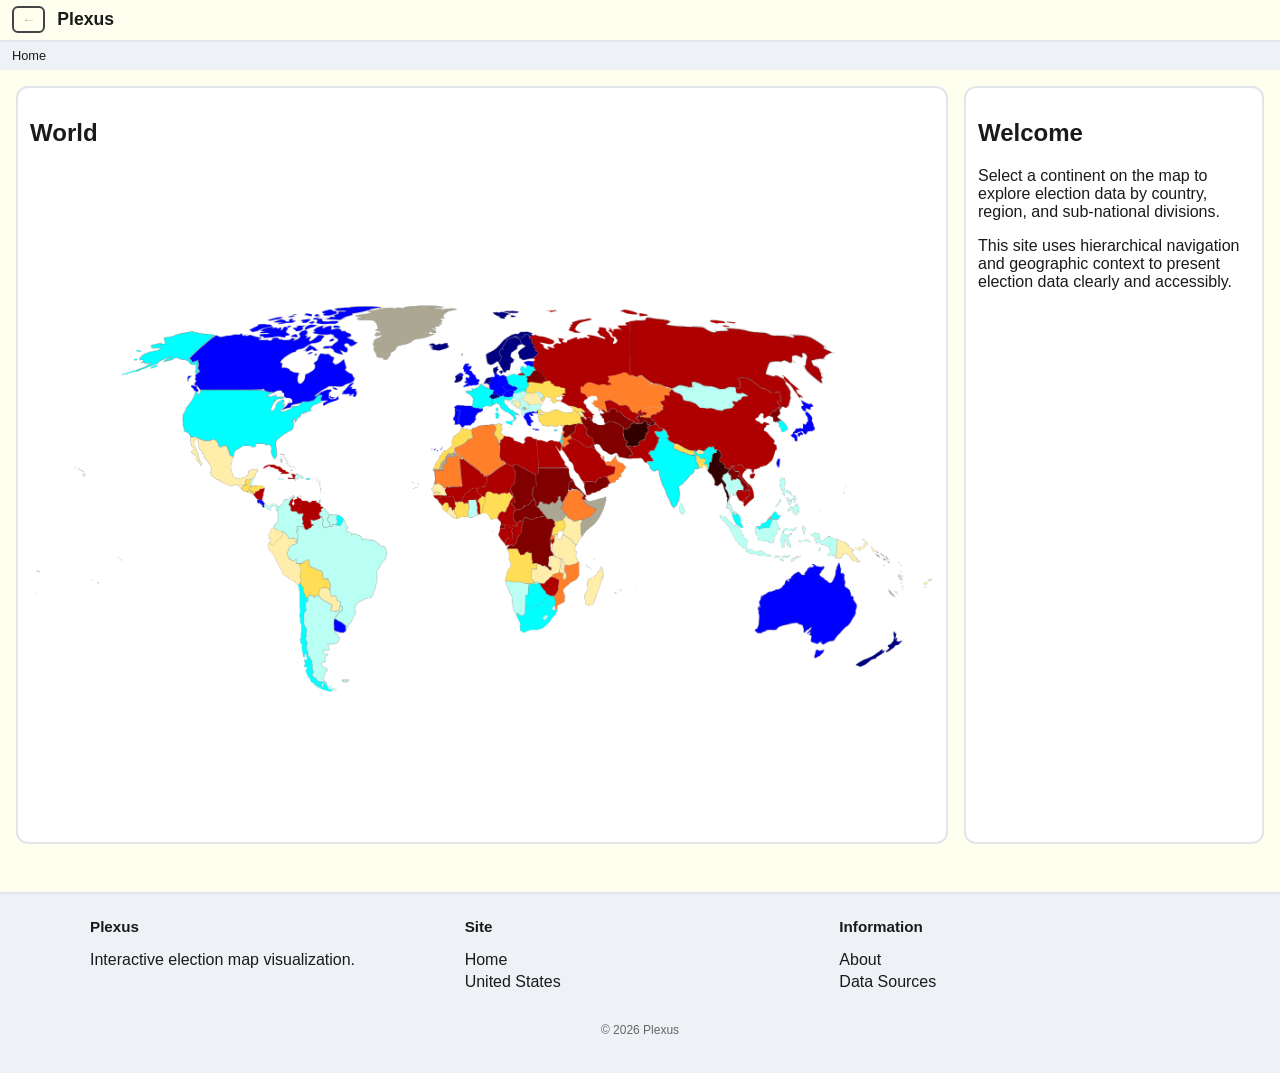
<file: index.html>
<!DOCTYPE html>
<html lang="en">
<head>
  <meta charset="UTF-8" />
  <meta name="viewport" content="width=device-width, initial-scale=1" />
  <title>Plexus | World Elections</title>
  <link rel="stylesheet" href="styles.css">
  <meta name="description" content="Interactive election maps and geographic voting data visualization.">
  <meta name="keywords" content="election maps, voting data, united states elections, geography">
  <meta name="author" content="David Spaniol">
</head>

<script>
function resizeImageMap() {
  const img = document.querySelector('img[usemap]');
  const map = document.querySelector('map');
  const areas = map.querySelectorAll('area');

  const originalWidth = img.naturalWidth;
  const originalHeight = img.naturalHeight;

  const displayedWidth = img.clientWidth;
  const displayedHeight = img.clientHeight;

  const widthRatio = displayedWidth / originalWidth;
  const heightRatio = displayedHeight / originalHeight;

  areas.forEach(area => {
    if (!area.dataset.originalCoords) {
      area.dataset.originalCoords = area.coords;
    }

    const coords = area.dataset.originalCoords.split(',').map(Number);

    const scaledCoords = coords.map((coord, index) =>
      index % 2 === 0
        ? Math.round(coord * widthRatio)
        : Math.round(coord * heightRatio)
    );

    area.coords = scaledCoords.join(',');
  });
}

window.addEventListener('load', resizeImageMap);
window.addEventListener('resize', resizeImageMap);
</script>

<body>
  <header>
    <button class="back-button" aria-label="Go back" disabled>←</button>
    <div class="logo">Plexus</div>
    <div aria-hidden="true"></div>
  </header>
  
  <nav aria-label="Breadcrumb">
    <div class="breadcrumb">
      <span>Home</span>
    </div>
  </nav>

  <main>
    <section class="map-area">
      <h1>World</h1>

      <div class="map-container" role="region" aria-label="World map navigation">

        <img
          src="world.png"
          usemap="#world-map"
          alt="World map divided into selectable continents"
          class="world-image"
        />

        <map name="world-map">
          <area
            shape="poly"
            coords="373,186,513,186,536,193,562,205,559,230,641,198,645,216,620,235,589,256,581,276,543,302,543,339,529,309,502,306,498,316,476,311,451,334,430,311,421,318,408,299,389,302,366,292,354,292,343,281,336,244"
            href="united-states.html"
            alt="United States"
            aria-label="United States"
            tabindex="0"
          >
        </map>

      </div>
    </section>

    <aside aria-live="polite">
      <h2>Welcome</h2>
      <p>
        Select a continent on the map to explore election data by country,
        region, and sub-national divisions.
      </p>
      <p>
        This site uses hierarchical navigation and geographic context to
        present election data clearly and accessibly.
      </p>
    </aside>

  </main>

  <footer>

<div class="footer-container">

<div class="footer-section">
<h3>Plexus</h3>
<p>Interactive election map visualization.</p>
</div>

<div class="footer-section">
<h3>Site</h3>
<ul>
<li><a href="index.html">Home</a></li>
<li><a href="united-states.html">United States</a></li>
</ul>
</div>

<div class="footer-section">
<h3>Information</h3>
<ul>
<li><a href="about.html">About</a></li>
<li><a href="data-sources.html">Data Sources</a></li>
</ul>
</div>

</div>

<p class="footer-bottom">© 2026 Plexus</p>

</footer>

</body>
</html>
</file>
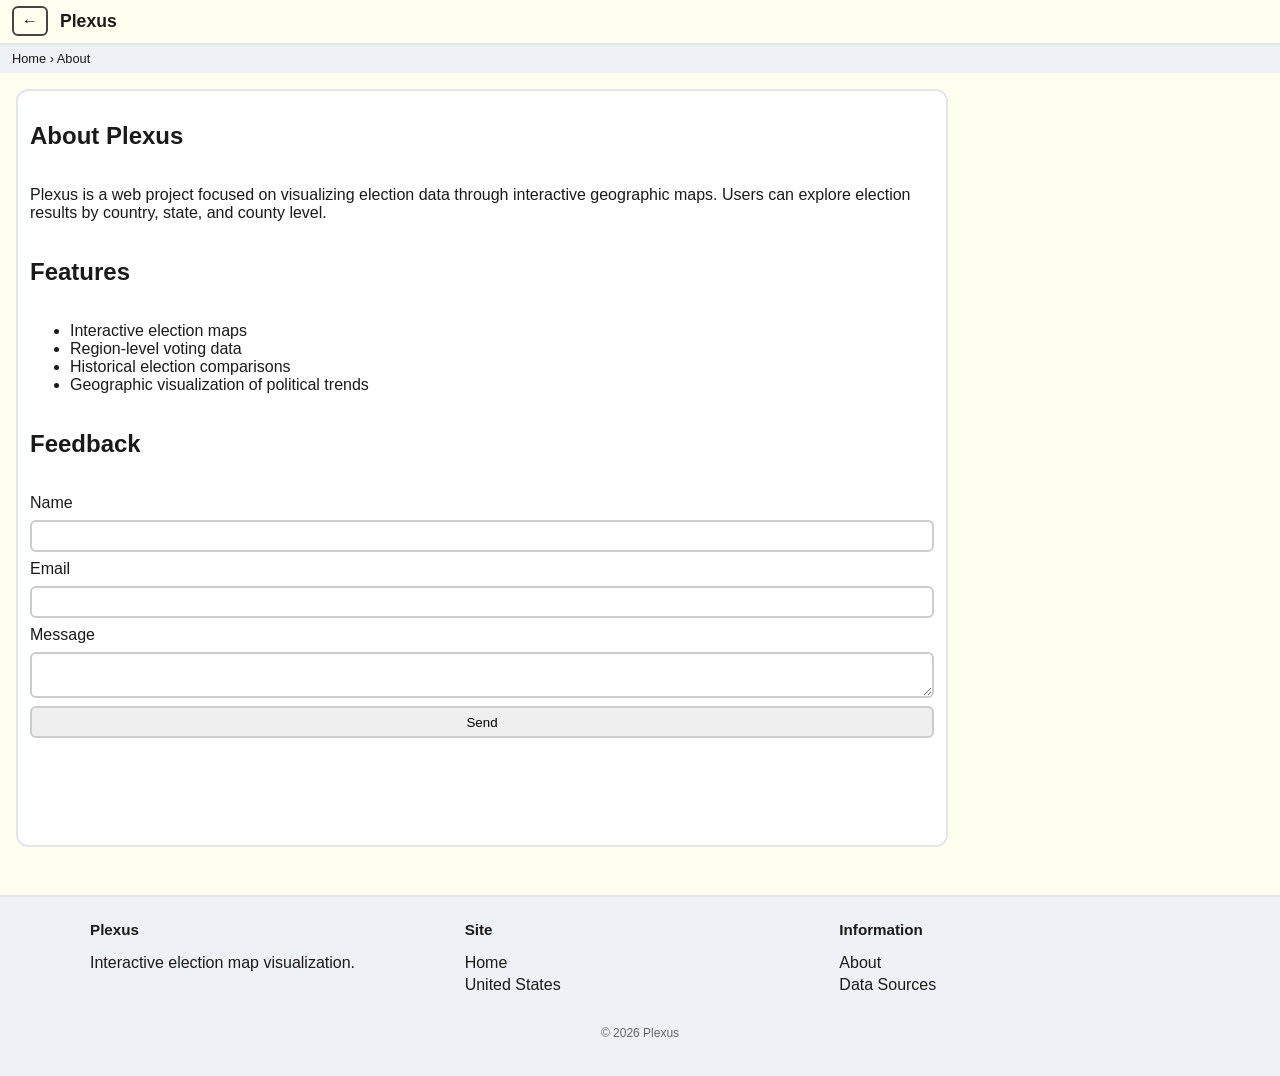
<file: about.html>
<!DOCTYPE html>
<html lang="en">
    
<head>
<meta charset="UTF-8">
<meta name="viewport" content="width=device-width, initial-scale=1">
<title>About | Plexus</title>
<meta name="description" content="About Plexus election mapping project">
<link rel="stylesheet" href="styles.css">
<meta name="description" content="Interactive election maps and geographic voting data visualization.">
<meta name="keywords" content="election maps, voting data, united states elections, geography">
<meta name="author" content="David Spaniol">
</head>

<body>

<header>
<a href="index.html" class="back-button">←</a>
<div class="logo">Plexus</div>

</header>

<nav>
Home › About
</nav>

<main>

<section class="map-area">

<h1>About Plexus</h1>

<p>
Plexus is a web project focused on visualizing election data through
interactive geographic maps. Users can explore election results by
country, state, and county level.
</p>

<h2>Features</h2>

<ul>
<li>Interactive election maps</li>
<li>Region-level voting data</li>
<li>Historical election comparisons</li>
<li>Geographic visualization of political trends</li>
</ul>

<h2>Feedback</h2>

<form onsubmit="sendFeedback(); return false;">

<label>Name</label>
<input type="text" id="name" required>

<label>Email</label>
<input type="email" id="email" required>

<label>Message</label>
<textarea id="message"></textarea>

<button type="submit">Send</button>

</form>

</section>
</main>

<footer>

<div class="footer-container">

<div class="footer-section">
<h3>Plexus</h3>
<p>Interactive election map visualization.</p>
</div>

<div class="footer-section">
<h3>Site</h3>
<ul>
<li><a href="index.html">Home</a></li>
<li><a href="united-states.html">United States</a></li>
</ul>
</div>

<div class="footer-section">
<h3>Information</h3>
<ul>
<li><a href="about.html">About</a></li>
<li><a href="data-sources.html">Data Sources</a></li>
</ul>
</div>

</div>

<p class="footer-bottom">© 2026 Plexus</p>

</footer>

<script>
function sendFeedback(){
  const name = document.getElementById("name").value;
  alert("Thank you for your feedback, " + name + "!");
}
</script>

</body>
</html>
</file>
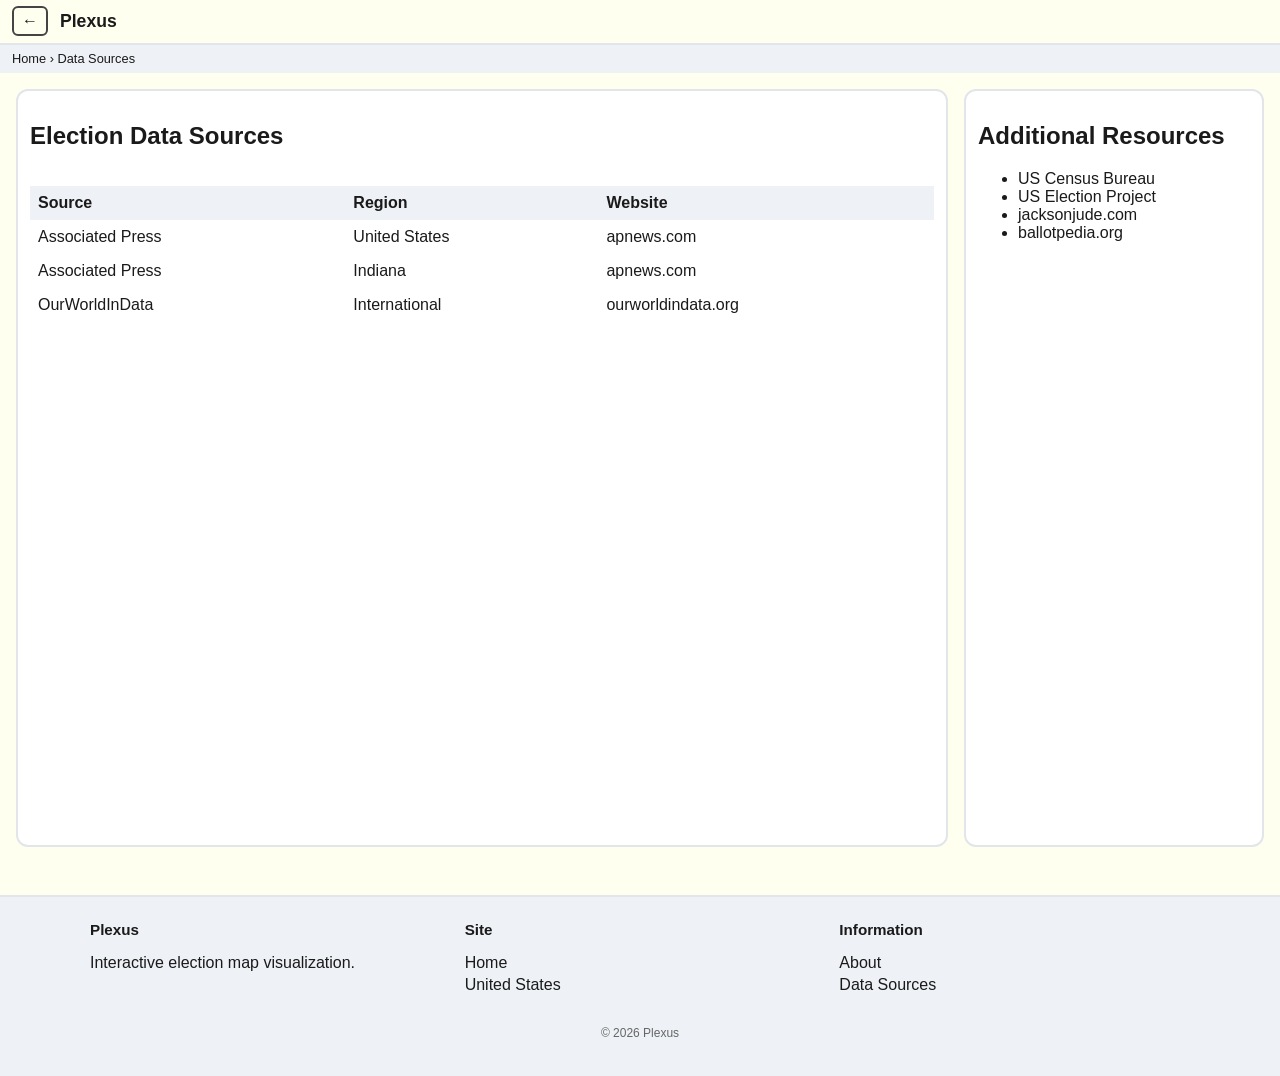
<file: data-sources.html>
<!DOCTYPE html>
<html lang="en">
<head>
<meta charset="UTF-8">
<meta name="viewport" content="width=device-width, initial-scale=1">
<title>Data Sources | Plexus</title>
<meta name="description" content="Sources for election data used on Plexus">
<link rel="stylesheet" href="styles.css">
<meta name="description" content="Interactive election maps and geographic voting data visualization.">
<meta name="keywords" content="election maps, voting data, united states elections, geography">
<meta name="author" content="David Spaniol">
</head>

<body>
    
<header>
<a href="index.html" class="back-button">←</a>
<div class="logo">Plexus</div>
</header>

<nav>
Home › Data Sources
</nav>

<main>

<section class="map-area">

<h1>Election Data Sources</h1>

<table>

<tr>
<th>Source</th>
<th>Region</th>
<th>Website</th>
</tr>

<tr>
<td>Associated Press</td>
<td>United States</td>
<td><a href="https://apnews.com/projects/election-results-2024/?office=P">apnews.com</a></td>
</tr>

<tr>
<td>Associated Press</td>
<td>Indiana</td>
<td><a href="https://apnews.com/projects/election-results-2024/indiana/?r=0">apnews.com</a></td>
</tr>

<tr>
<td>OurWorldInData</td>
<td>International</td>
<td><a href="https://ourworldindata.org/grapher/democracy-index-eiu">ourworldindata.org</a></td>
</tr>

</table>

</section>

<aside>

<h2>Additional Resources</h2>

<ul>
<li><a href="https://www.census.gov/">US Census Bureau</a></li>
<li><a href="https://www.electproject.org/">US Election Project</a></li>
<li><a href="https://map.jacksonjude.com/">jacksonjude.com</a></li>
<li><a href="https://ballotpedia.org/Main_Page">ballotpedia.org</a></li>
</ul>

</aside>

</main>

<footer>

<div class="footer-container">

<div class="footer-section">
<h3>Plexus</h3>
<p>Interactive election map visualization.</p>
</div>

<div class="footer-section">
<h3>Site</h3>
<ul>
<li><a href="index.html">Home</a></li>
<li><a href="united-states.html">United States</a></li>
</ul>
</div>

<div class="footer-section">
<h3>Information</h3>
<ul>
<li><a href="about.html">About</a></li>
<li><a href="data-sources.html">Data Sources</a></li>
</ul>
</div>

</div>

<p class="footer-bottom">© 2026 Plexus</p>

</footer>

</body>
</html>
</file>
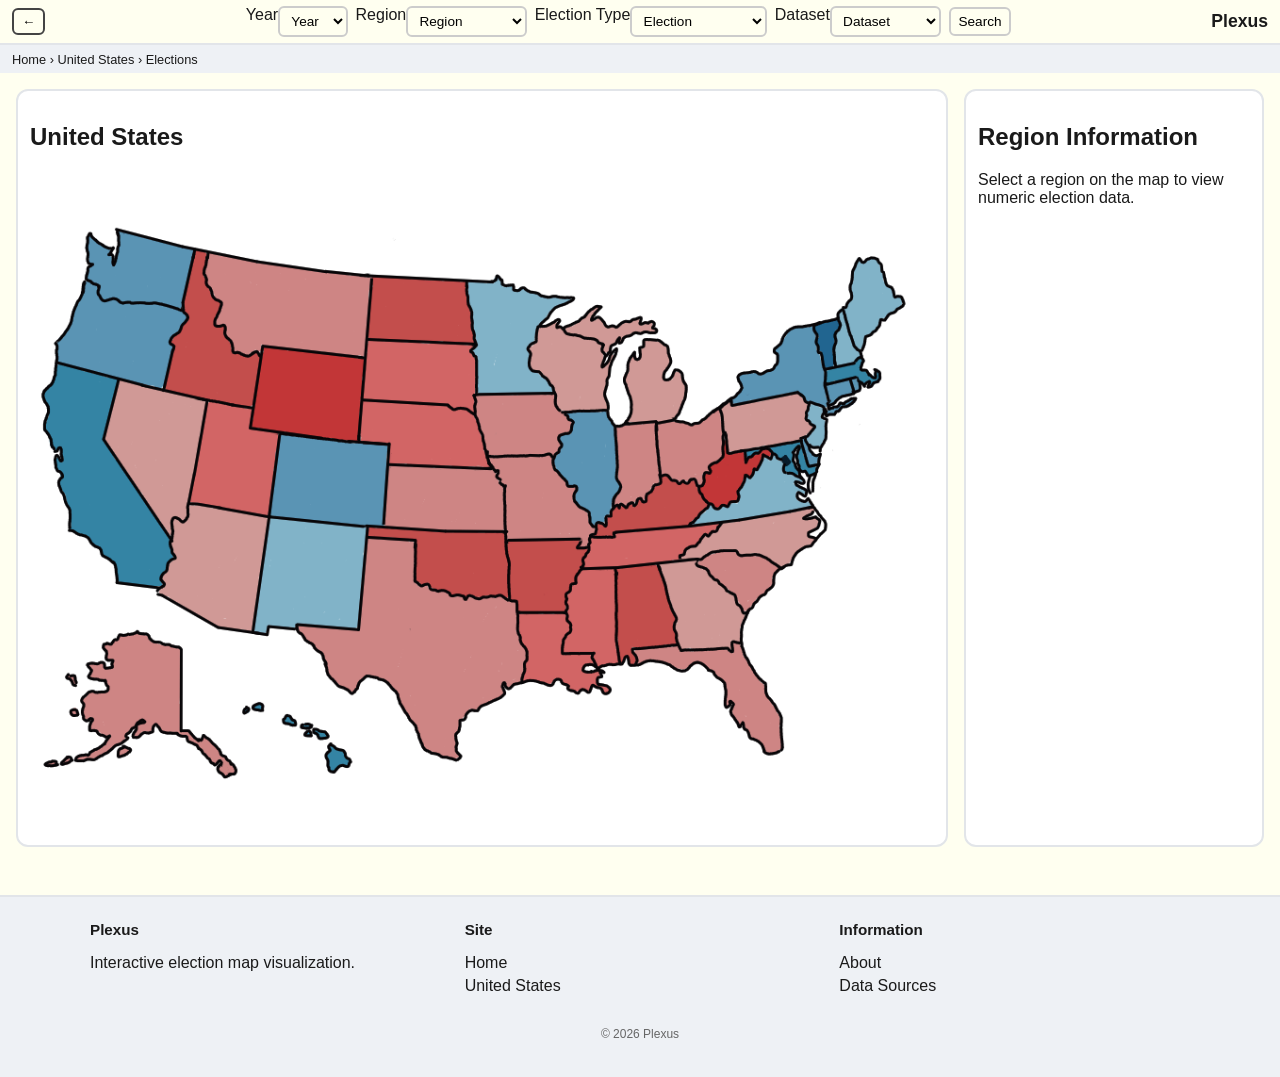
<file: united-states.html>
<!DOCTYPE html>
<html lang="en">
<head>
<meta charset="UTF-8">
<meta name="viewport" content="width=device-width, initial-scale=1">
<title>Plexus | United States of America</title>
<link rel="stylesheet" href="styles.css">
<meta name="description" content="Interactive election maps and geographic voting data visualization.">
<meta name="keywords" content="election maps, voting data, united states elections, geography">
<meta name="author" content="David Spaniol">
</head>

<body>

<header>
  <button class="back-button" aria-label="Go back">←</button>

  <section class="filters" aria-label="Election filters">

  <div class="filter-group">
    <label for="year" class="visually-hidden">Year</label>
    <select id="year">
      <option value="">Year</option>
      <option value="2025">2025</option>
      <option value="2024">2024</option>
      <option value="2023">2023</option>
      <option value="2022">2022</option>
      <option value="2021">2021</option>
      <option value="2020">2020</option>
      <option value="2019">2019</option>
      <option value="2018">2018</option>
      <option value="2017">2017</option>
      <option value="2016">2016</option>
      <option value="2015">2015</option>
      <option value="2014">2014</option>
      <option value="2013">2013</option>
      <option value="2012">2012</option>
      <option value="2011">2011</option>
      <option value="2010">2010</option>
      <option value="2009">2009</option>
      <option value="2008">2008</option>
      <option value="2007">2007</option>
      <option value="2006">2006</option>
      <option value="2005">2005</option>
      <option value="2004">2004</option>
      <option value="2003">2003</option>
      <option value="2002">2002</option>
      <option value="2001">2001</option>
      <option value="2000">2000</option>
    </select>
  </div>

  <div class="filter-group">
    <label for="region" class="visually-hidden">Region</label>
    <select id="region">
      <option value="">Region</option>
      <option value="unitedstates">United States</option>
      <option value="indiana">Indiana</option>
      <option value="ohio">Ohio</option>
      <option value="michigan">Michigan</option>
    </select>
  </div>

  <div class="filter-group">
    <label for="type" class="visually-hidden">Election Type</label>
    <select id="type">
      <option value="">Election</option>
      <option value="presidential">Presidential</option>
      <option value="primaries">Primaries</option>
      <option value="house">House</option>
      <option value="senate">Senate</option>
      <option value="governor">Governor</option>
      <option value="ballot">Ballot Measures</option>
    </select>
  </div>

  <div class="filter-group">
    <label for="dataset" class="visually-hidden">Dataset</label>
    <select id="dataset">
      <option value="">Dataset</option>
      <option value="margin">Vote Margin</option>
      <option value="swing">Swing</option>
    </select>
  </div>

  <div class="filter-group">
    <button onclick="searchPage()">Search</button>
  </div>

</section>

  <div class="logo">Plexus</div>
</header>

<nav aria-label="Breadcrumb">
  <div class="breadcrumb">
    <span>Home</span> › <span>United States</span> › <span>Elections</span>
  </div>
</nav>

<main>

  <section class="map-area">
    <h1>United States</h1>

    <div class="map-container" role="region" aria-label="United States 2024 Election navigation">

      <img
        src="united-states-2024-pres.png"
        usemap="#us-pres-2024-map"
        alt="Map of US with each State colored according to Voter Margin"
        class="us-pres-2024-image"
      />

      <map name="us-pres-2024-map">

        <area
          shape="poly"
          coords="622,215,633,214,664,210,671,275,663,278,660,285,655,290,653,295,647,292,643,299,639,295,634,300,629,296,619,299,627,281,624,271"
          href="indiana-2024-presidential-margin.html"
          alt="2024 Indiana Presidential Election Results"
          aria-label="Indiana"
          tabindex="0"
        >

      </map>

    </div>
  </section>

  <aside aria-live="polite">
    <h2>Region Information</h2>
    <p>Select a region on the map to view numeric election data.</p>
  </aside>

</main>

<footer>

<div class="footer-container">

<div class="footer-section">
<h3>Plexus</h3>
<p>Interactive election map visualization.</p>
</div>

<div class="footer-section">
<h3>Site</h3>
<ul>
<li><a href="index.html">Home</a></li>
<li><a href="united-states.html">United States</a></li>
</ul>
</div>

<div class="footer-section">
<h3>Information</h3>
<ul>
<li><a href="about.html">About</a></li>
<li><a href="data-sources.html">Data Sources</a></li>
</ul>
</div>

</div>

<p class="footer-bottom">© 2026 Plexus</p>

</footer>

<script>
function searchPage() {
  const year = document.getElementById("year").value;
  const region = document.getElementById("region").value;
  const type = document.getElementById("type").value;
  const dataset = document.getElementById("dataset").value;

  if (!year || !region || !type) {
    alert("Please select Year, Region, and Election Type.");
    return;
  }

  const url = `${region}-${year}-${type}${dataset ? "-" + dataset : ""}.html`;

  window.location.href = url;
}
</script>

</body>
</html>
</file>
<file: styles.css>
*, *::before, *::after {
  box-sizing: border-box;
}

html {
  scroll-behavior: smooth;
}

body {
  margin: 0;
  font-family: 'Trebuchet MS', Arial, sans-serif;
  background-color: #fffff0;
  color: #1a1a1a;
}

a {
  color: inherit;
  text-decoration: none;
}

header {
  display: flex;
  align-items: center;
  gap: 0.75rem;
  padding: 0.4rem 0.75rem;
  border-bottom: 2px solid #e2e5e9;
  background-color: #fffff0;
}

.logo {
  font-weight: 700;
  font-size: 1.1rem;
  white-space: nowrap;
}

.back-button {
  border: 2px solid #444;
  background: none;
  border-radius: 6px;
  padding: 0.25rem 0.5rem;
  cursor: pointer;
}

.filters {
  display: flex;
  align-items: center;
  gap: 0.5rem;
  flex: 1;
  justify-content: center;
}

.filter-group {
  display: inline-flex;
}

.filters select,
.filters button {
  padding: 0.3rem 0.45rem;
  border-radius: 6px;
  border: 2px solid #ccc;
  background-color: #fffff0;
  font-size: 0.85rem;
}

.filters button {
  cursor: pointer;
}

.filters button:hover {
  background-color: #eef1f5;
}

nav {
  background-color: #eef1f5;
  padding: 0.4rem 0.75rem;
  font-size: 0.8rem;
}

main {
  display: grid;
  grid-template-columns: 1fr 300px;
  gap: 1rem;
  padding: 1rem;
  min-height: calc(100vh - 110px);
}

.map-area {
  background-color: #ffffff;
  border-radius: 12px;
  border: 2px solid #e2e5e9;
  padding: 0.75rem;
  display: flex;
  flex-direction: column;
}

.map-container {
  flex: 1;
  display: flex;
  align-items: center;
  justify-content: center;
}

.map-container img {
  max-width: 100%;
  height: auto;
}

aside {
  background-color: #ffffff;
  border-radius: 12px;
  border: 2px solid #e2e5e9;
  padding: 0.75rem;
  overflow-y: auto;
}

aside section {
  margin-bottom: 1rem;
}

area {
  cursor: pointer;
}

table {
  width: 100%;
  border-collapse: collapse;
  margin-top: 1rem;
}

th, td {
  padding: 0.5rem;
  text-align: left;
}

th {
  background-color: #eef1f5;
}

form {
  display: flex;
  flex-direction: column;
  gap: 0.5rem;
  margin-top: 1rem;
}

input, textarea, button {
  padding: 0.4rem;
  border-radius: 6px;
  border: 2px solid #ccc;
  font-family: inherit;
}

button {
  cursor: pointer;
}

button:hover {
  background-color: #eef1f5;
}

footer {
  margin-top: 2rem;
  background-color: #eef1f5;
  border-top: 2px solid #e2e5e9;
  padding: 1.5rem 1rem;
}

.footer-container {
  display: grid;
  grid-template-columns: repeat(3, 1fr);
  gap: 1.5rem;
  max-width: 1100px;
  margin: auto;
}

.footer-section h3 {
  margin-top: 0;
  font-size: 0.95rem;
}

.footer-section ul {
  list-style: none;
  padding: 0;
}

.footer-section li {
  margin-bottom: 0.3rem;
}

.footer-section a:hover {
  text-decoration: underline;
}

.footer-bottom {
  text-align: center;
  font-size: 0.75rem;
  margin-top: 1rem;
  color: #666;
}

@media (max-width: 900px) {

  .footer-container {
    grid-template-columns: 1fr;
  }

}

@media (max-width: 900px) {

  main {
    grid-template-columns: 1fr;
  }

  .filters {
    flex-wrap: wrap;
    justify-content: flex-start;
  }

}
</file>
